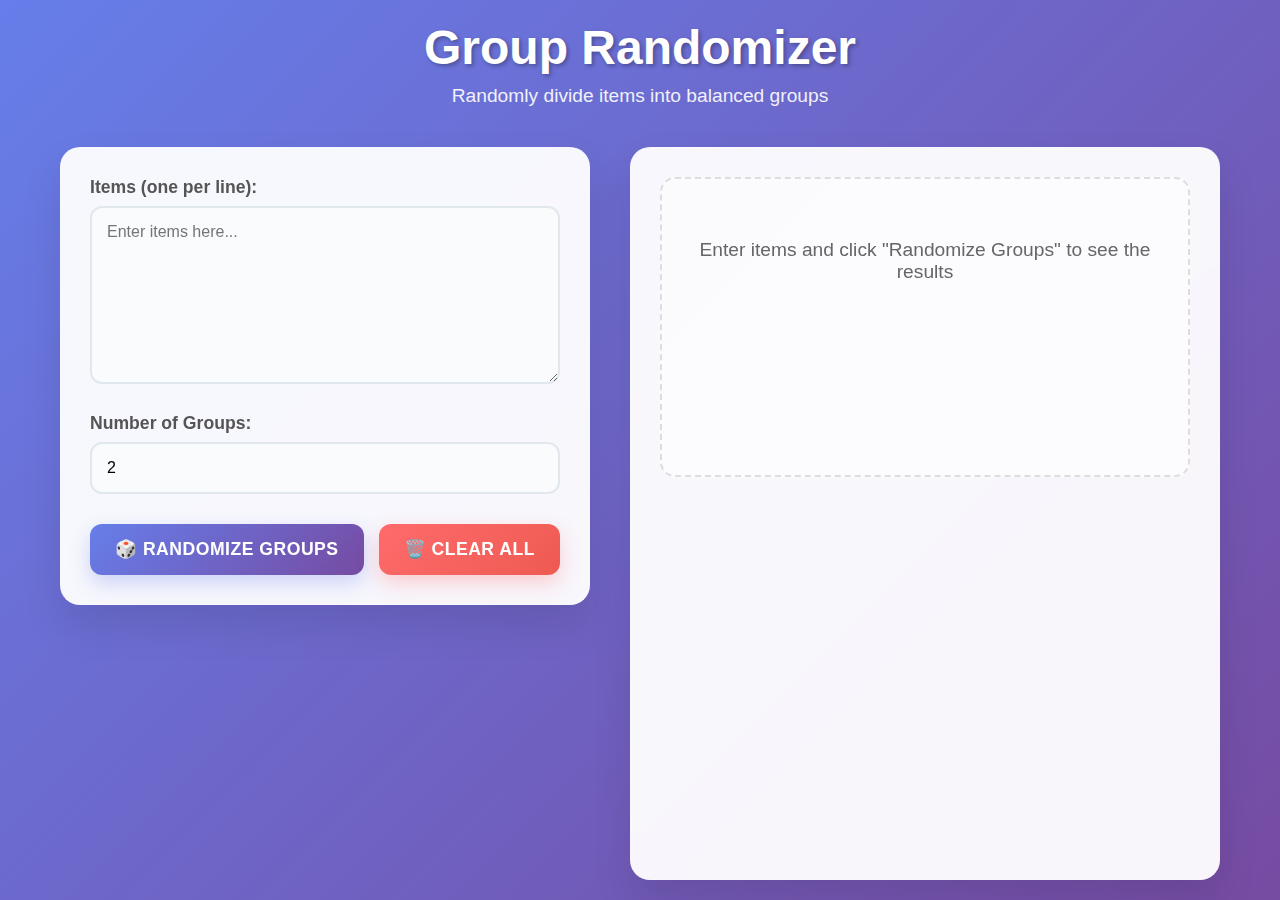
<file: group-randomizer/index.html>
<!DOCTYPE html>
<html lang="en">
<head>
    <meta charset="UTF-8">
    <meta name="viewport" content="width=device-width, initial-scale=1.0">
    <title>Group Randomizer</title>
    <link rel="stylesheet" href="styles.css">
</head>
<body>
    <div class="container">
        <header>
            <h1 data-i18n="appTitle">Group Randomizer</h1>
            <p data-i18n="appDescription">Randomly divide items into balanced groups</p>
        </header>

        <div class="main-content">
            <div class="input-section">
                <div class="input-group">
                    <label for="items-input" data-i18n="itemsLabel">Items (one per line):</label>
                    <textarea
                        id="items-input"
                        placeholder="Enter items here..."
                        data-i18n-placeholder="itemsPlaceholder"
                        rows="8"
                    ></textarea>
                </div>

                <div class="input-group">
                    <label for="groups-input" data-i18n="groupsLabel">Number of Groups:</label>
                    <input
                        type="number"
                        id="groups-input"
                        min="2"
                        value="2"
                        placeholder="2"
                    >
                </div>

                <div class="controls">
                    <button id="randomize-btn" class="primary-btn" data-i18n="randomizeBtn">
                        🎲 Randomize Groups
                    </button>
                    <button id="clear-btn" class="secondary-btn" data-i18n="clearBtn">
                        🗑️ Clear All
                    </button>
                </div>
            </div>

            <div class="result-section">
                <div id="groups-container" class="groups-container">
                    <div class="placeholder" data-i18n="placeholder">
                        Enter items and click "Randomize Groups" to see the results
                    </div>
                </div>
            </div>
        </div>
    </div>

    <div id="confetti-container"></div>
    <script src="app.js"></script>
</body>
</html>
</file>
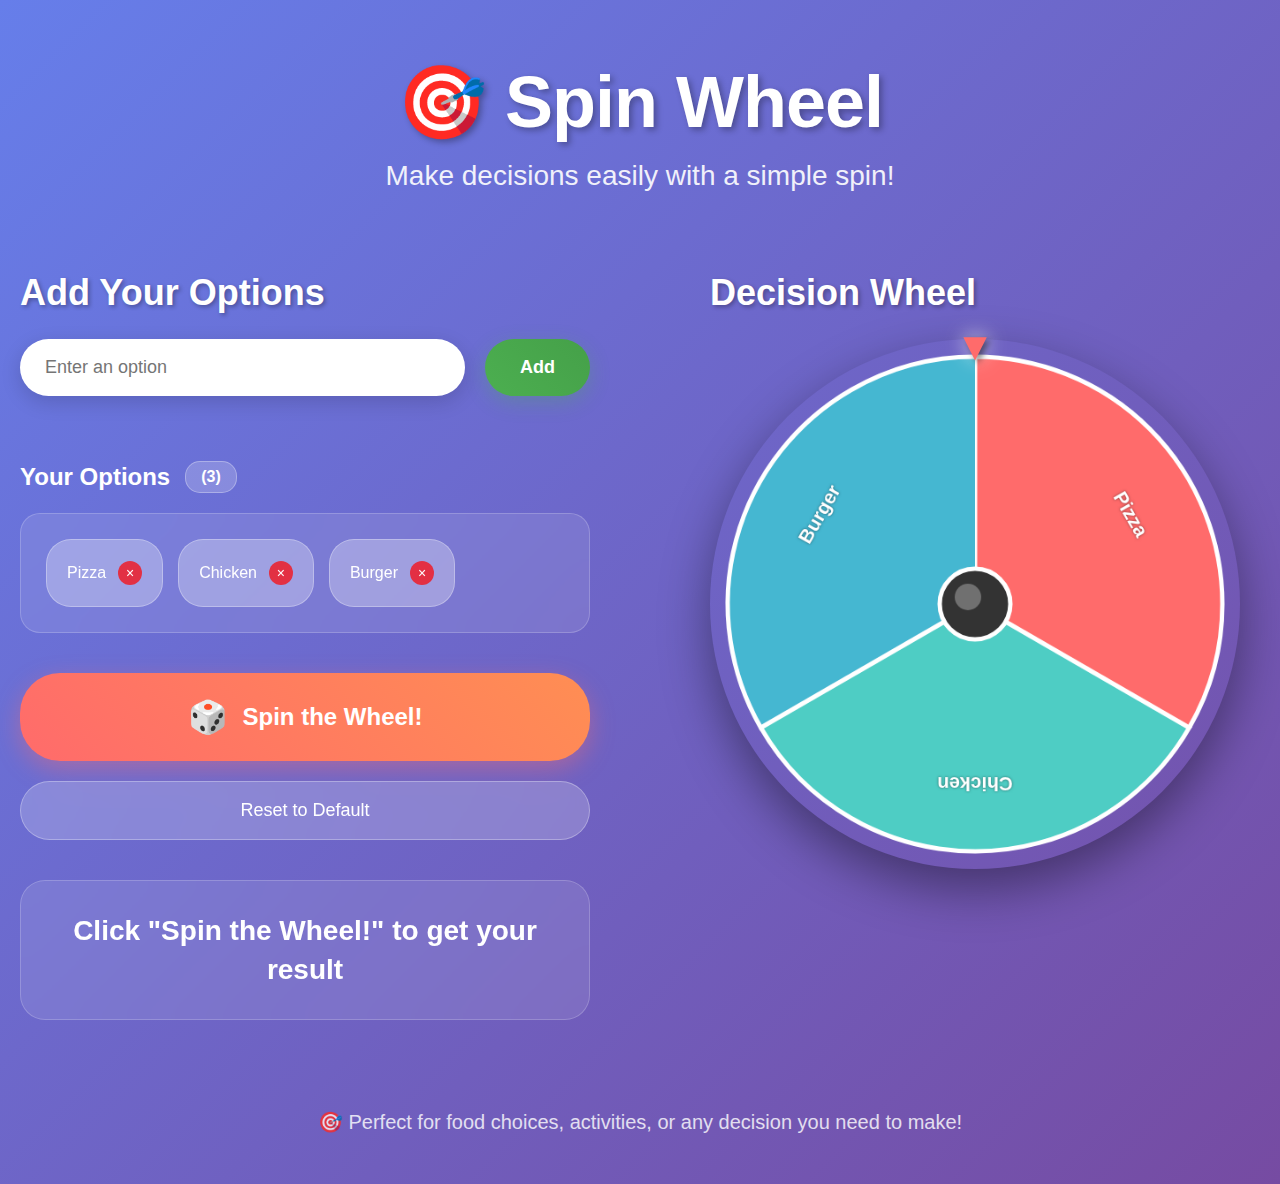
<file: spin-wheel-app/index.html>
<!DOCTYPE html>
<html lang="en">
<head>
    <meta charset="UTF-8">
    <meta name="viewport" content="width=device-width, initial-scale=1.0">
    <title data-i18n="appName">Spin Wheel - Decision Maker</title>
    <link rel="icon" type="image/png+xml" href="icon.png">
    <link rel="stylesheet" href="styles.css">
</head>
<body>
<div class="container">
    <header class="header">
        <h1>🎯 <span data-i18n="mainTitle">Spin Wheel</span></h1>
        <p class="subtitle" data-i18n="subtitle">Make decisions easily with a simple spin!</p>
    </header>

    <main class="main-content">
        <div class="left-panel">
            <div class="input-section">
                <h2 data-i18n="addOptions">Add Your Options</h2>
                <div class="input-group">
                    <input type="text" id="itemInput" data-i18n-placeholder="placeholder" placeholder="Enter an option" maxlength="30">
                    <button id="addBtn" class="add-btn" data-i18n="addButton">Add</button>
                </div>
            </div>

            <div class="items-section">
                <h3><span data-i18n="yourOptions">Your Options</span> <span id="itemCount">(3)</span></h3>
                <div class="items-list" id="itemsList">
                    <!-- 항목들이 동적으로 추가됩니다 -->
                </div>
            </div>

            <div class="controls-section">
                <button id="spinBtn" class="spin-btn">
                    <span class="btn-icon">🎲</span>
                    <span class="btn-text" data-i18n="spinButton">Spin the Wheel!</span>
                </button>
                <button id="resetBtn" class="reset-btn" data-i18n="resetButton">Reset to Default</button>
            </div>

            <div class="result-section">
                <div class="result" id="result" data-i18n="resultPlaceholder">Click "Spin the Wheel!" to get your result</div>
            </div>
        </div>

        <div class="right-panel">
            <div class="wheel-section">
                <h2 data-i18n="decisionWheel">Decision Wheel</h2>
                <div class="wheel-container">
                    <canvas id="wheelCanvas" width="500" height="500"></canvas>
                    <div class="wheel-pointer">▼</div>
                </div>
            </div>
        </div>
    </main>

    <footer class="footer">
        <p>🎯 <span data-i18n="footerText">Perfect for food choices, activities, or any decision you need to make!</span></p>
    </footer>
</div>

<script src="app.js"></script>
</body>
</html>
</file>
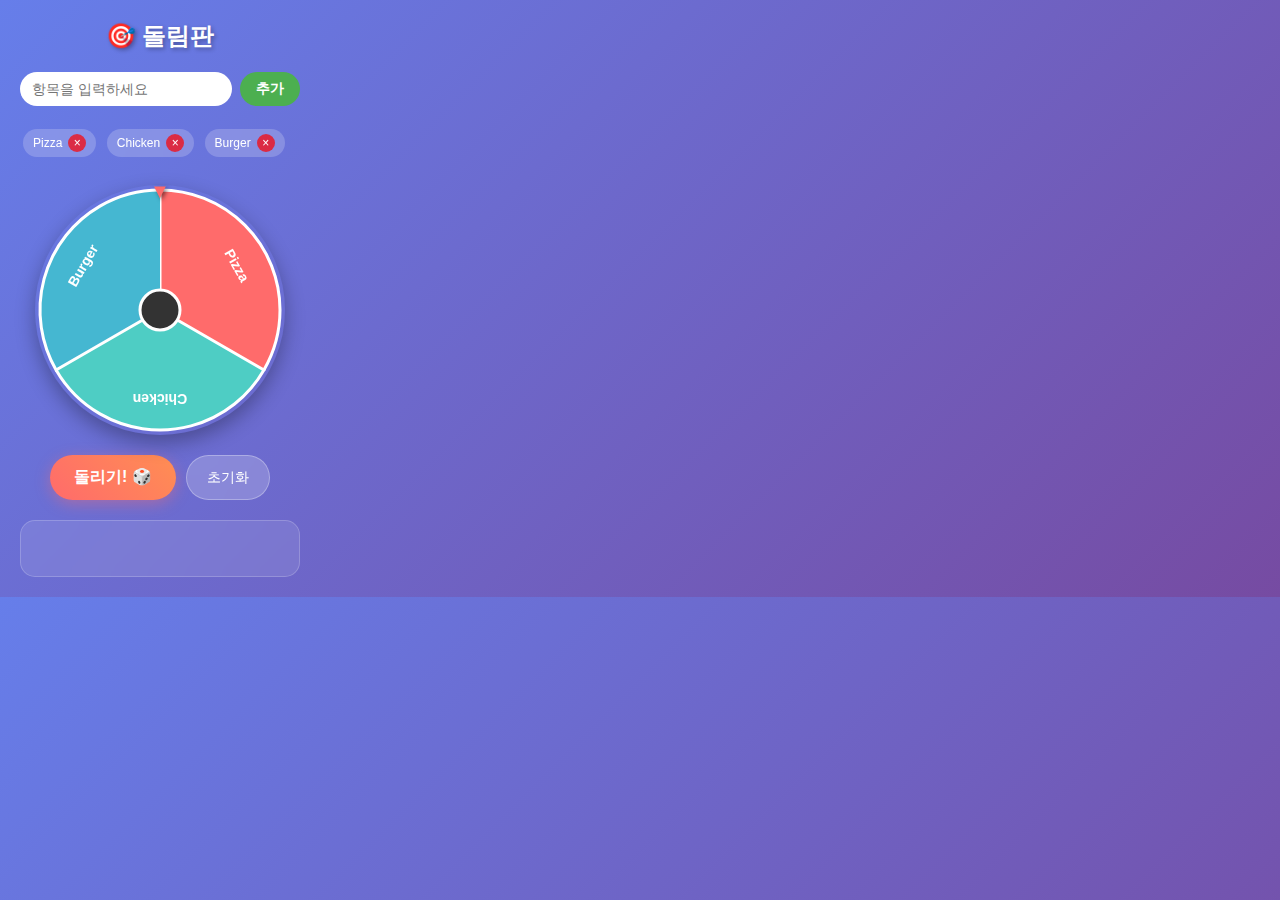
<file: spinning-wheel/popup.html>
<!DOCTYPE html>
<html lang="ko">
<head>
    <meta charset="UTF-8">
    <meta name="viewport" content="width=device-width, initial-scale=1.0">
    <title>돌림판</title>
    <link rel="stylesheet" href="popup.css">
</head>
<body>
<div class="container">
    <h1>🎯 돌림판</h1>

    <!-- 항목 입력 섹션 -->
    <div class="input-section">
        <input type="text" id="itemInput" placeholder="항목을 입력하세요" maxlength="20">
        <button id="addBtn">추가</button>
    </div>

    <!-- 항목 목록 -->
    <div class="items-list" id="itemsList">
        <div class="item-chip">
            <span>피자</span>
            <button class="remove-btn" data-item="피자">×</button>
        </div>
        <div class="item-chip">
            <span>치킨</span>
            <button class="remove-btn" data-item="치킨">×</button>
        </div>
        <div class="item-chip">
            <span>햄버거</span>
            <button class="remove-btn" data-item="햄버거">×</button>
        </div>
    </div>

    <!-- 돌림판 -->
    <div class="wheel-container">
        <canvas id="wheelCanvas" width="250" height="250"></canvas>
        <div class="wheel-pointer">▼</div>
    </div>

    <!-- 컨트롤 버튼들 -->
    <div class="controls">
        <button id="spinBtn" class="spin-btn">돌리기! 🎲</button>
        <button id="resetBtn" class="reset-btn">초기화</button>
    </div>

    <!-- 결과 표시 -->
    <div class="result" id="result"></div>
</div>

<script src="popup.js"></script>
</body>
</html>
</file>
<file: group-randomizer/styles.css>
* {
    margin: 0;
    padding: 0;
    box-sizing: border-box;
}

body {
    font-family: 'Segoe UI', Tahoma, Geneva, Verdana, sans-serif;
    background: linear-gradient(135deg, #667eea 0%, #764ba2 100%);
    min-height: 100vh;
    color: #333;
    overflow-x: hidden;
}

.container {
    max-width: 1200px;
    margin: 0 auto;
    padding: 20px;
    min-height: 100vh;
    display: flex;
    flex-direction: column;
}

header {
    text-align: center;
    margin-bottom: 40px;
    color: white;
}

header h1 {
    font-size: 3rem;
    margin-bottom: 10px;
    text-shadow: 2px 2px 4px rgba(0,0,0,0.3);
    animation: fadeInDown 1s ease-out;
}

header p {
    font-size: 1.2rem;
    opacity: 0.9;
    animation: fadeInUp 1s ease-out 0.2s both;
}

.main-content {
    display: grid;
    grid-template-columns: 1fr 2fr;
    gap: 40px;
    flex: 1;
}

.input-section {
    background: rgba(255, 255, 255, 0.95);
    border-radius: 20px;
    padding: 30px;
    box-shadow: 0 20px 40px rgba(0,0,0,0.1);
    backdrop-filter: blur(10px);
    height: fit-content;
    animation: slideInLeft 0.8s ease-out;
}

.result-section {
    background: rgba(255, 255, 255, 0.95);
    border-radius: 20px;
    padding: 30px;
    box-shadow: 0 20px 40px rgba(0,0,0,0.1);
    backdrop-filter: blur(10px);
    animation: slideInRight 0.8s ease-out;
    min-height: 400px;
}

.input-group {
    margin-bottom: 25px;
}

.input-group label {
    display: block;
    margin-bottom: 8px;
    font-weight: 600;
    color: #555;
    font-size: 1.1rem;
}

#items-input {
    width: 100%;
    min-height: 120px;
    max-height: 300px;
    padding: 15px;
    border: 2px solid #e1e8ed;
    border-radius: 12px;
    font-size: 16px;
    font-family: inherit;
    resize: vertical;
    transition: all 0.3s ease;
    background: #fafbfc;
}

#items-input:focus {
    outline: none;
    border-color: #667eea;
    box-shadow: 0 0 0 3px rgba(102, 126, 234, 0.1);
    transform: translateY(-2px);
}

#groups-input {
    width: 100%;
    padding: 15px;
    border: 2px solid #e1e8ed;
    border-radius: 12px;
    font-size: 16px;
    font-family: inherit;
    transition: all 0.3s ease;
    background: #fafbfc;
}

#groups-input:focus {
    outline: none;
    border-color: #667eea;
    box-shadow: 0 0 0 3px rgba(102, 126, 234, 0.1);
    transform: translateY(-2px);
}

.controls {
    display: flex;
    gap: 15px;
    margin-top: 30px;
}

.primary-btn, .secondary-btn {
    flex: 1;
    padding: 15px 25px;
    border: none;
    border-radius: 12px;
    font-size: 1.1rem;
    font-weight: 600;
    cursor: pointer;
    transition: all 0.3s ease;
    text-transform: uppercase;
    letter-spacing: 0.5px;
    white-space: nowrap;
}

.primary-btn {
    background: linear-gradient(135deg, #667eea 0%, #764ba2 100%);
    color: white;
    box-shadow: 0 8px 20px rgba(102, 126, 234, 0.3);
}

.primary-btn:hover {
    transform: translateY(-3px);
    box-shadow: 0 12px 25px rgba(102, 126, 234, 0.4);
}

.primary-btn:active {
    transform: translateY(-1px);
}

.primary-btn:disabled {
    opacity: 0.7;
    transform: none;
    cursor: not-allowed;
}

.secondary-btn {
    background: linear-gradient(135deg, #ff6b6b 0%, #ee5a52 100%);
    color: white;
    box-shadow: 0 8px 20px rgba(255, 107, 107, 0.3);
}

.secondary-btn:hover {
    transform: translateY(-3px);
    box-shadow: 0 12px 25px rgba(255, 107, 107, 0.4);
}

.groups-container {
    display: grid;
    grid-template-columns: repeat(auto-fit, minmax(300px, 1fr));
    gap: 20px;
    min-height: 300px;
}

.group {
    background: white;
    border-radius: 15px;
    padding: 20px;
    box-shadow: 0 10px 30px rgba(0,0,0,0.1);
    border-left: 5px solid var(--group-color);
    opacity: 0;
    transform: translateY(30px);
    transition: all 0.3s ease;
}

.group.animate-in {
    animation: groupSlideIn 0.6s ease-out forwards;
}

.group:hover {
    transform: translateY(-5px);
    box-shadow: 0 15px 40px rgba(0,0,0,0.15);
}

.group-header {
    display: flex;
    justify-content: space-between;
    align-items: center;
    margin-bottom: 15px;
    padding-bottom: 10px;
    border-bottom: 2px solid #f0f0f0;
}

.group-header h3 {
    color: var(--group-color);
    font-size: 1.3rem;
    font-weight: 700;
}

.group-count {
    background: var(--group-color);
    color: white;
    padding: 5px 12px;
    border-radius: 20px;
    font-size: 0.9rem;
    font-weight: 600;
}

.group-items {
    list-style: none;
}

.group-items li {
    padding: 8px 12px;
    margin: 5px 0;
    background: #f8f9fa;
    border-radius: 8px;
    border-left: 3px solid var(--group-color);
    opacity: 0;
    animation: itemSlideIn 0.5s ease-out forwards;
    transition: all 0.3s ease;
}

.group-items li:hover {
    background: #e9ecef;
    transform: translateX(5px);
}

.placeholder {
    grid-column: 1 / -1;
    text-align: center;
    padding: 60px 20px;
    color: #666;
    font-size: 1.2rem;
    background: rgba(255,255,255,0.5);
    border-radius: 15px;
    border: 2px dashed #ddd;
}

.error-message {
    grid-column: 1 / -1;
    text-align: center;
    padding: 40px 20px;
    background: linear-gradient(135deg, #ff6b6b 0%, #ee5a52 100%);
    color: white;
    border-radius: 15px;
    box-shadow: 0 10px 30px rgba(255, 107, 107, 0.3);
}

.error-icon {
    font-size: 2rem;
    margin-bottom: 10px;
    display: block;
}

.duplicate-list {
    list-style: none;
    margin: 15px 0;
    padding: 0;
    text-align: left;
}

.duplicate-list li {
    background: rgba(255, 255, 255, 0.2);
    padding: 8px 15px;
    margin: 5px 0;
    border-radius: 8px;
    border-left: 3px solid rgba(255, 255, 255, 0.5);
}

.error-note {
    margin-top: 15px;
    font-size: 0.9rem;
    opacity: 0.9;
}

.summary {
    grid-column: 1 / -1;
    background: linear-gradient(135deg, #4ECDC4 0%, #44A08D 100%);
    color: white;
    padding: 20px;
    border-radius: 15px;
    text-align: center;
    margin-top: 20px;
    box-shadow: 0 10px 30px rgba(78, 205, 196, 0.3);
}

.summary h3 {
    margin-bottom: 10px;
    font-size: 1.3rem;
}

#confetti-container {
    position: fixed;
    top: 0;
    left: 0;
    width: 100%;
    height: 100%;
    pointer-events: none;
    z-index: 1000;
}

.confetti {
    position: absolute;
    width: 10px;
    height: 10px;
    background: #ff6b6b;
    animation: confettiFall linear infinite;
}

@keyframes confettiFall {
    0% {
        transform: translateY(-100vh) rotate(0deg);
        opacity: 1;
    }
    100% {
        transform: translateY(100vh) rotate(720deg);
        opacity: 0;
    }
}

@keyframes fadeInDown {
    from {
        opacity: 0;
        transform: translateY(-30px);
    }
    to {
        opacity: 1;
        transform: translateY(0);
    }
}

@keyframes fadeInUp {
    from {
        opacity: 0;
        transform: translateY(30px);
    }
    to {
        opacity: 1;
        transform: translateY(0);
    }
}

@keyframes slideInLeft {
    from {
        opacity: 0;
        transform: translateX(-50px);
    }
    to {
        opacity: 1;
        transform: translateX(0);
    }
}

@keyframes slideInRight {
    from {
        opacity: 0;
        transform: translateX(50px);
    }
    to {
        opacity: 1;
        transform: translateX(0);
    }
}

@keyframes groupSlideIn {
    from {
        opacity: 0;
        transform: translateY(30px) scale(0.9);
    }
    to {
        opacity: 1;
        transform: translateY(0) scale(1);
    }
}

@keyframes itemSlideIn {
    from {
        opacity: 0;
        transform: translateX(-20px);
    }
    to {
        opacity: 1;
        transform: translateX(0);
    }
}

@media (max-width: 768px) {
    .main-content {
        grid-template-columns: 1fr;
        gap: 20px;
    }

    header h1 {
        font-size: 2rem;
    }

    .input-section, .result-section {
        padding: 20px;
    }

    .controls {
        flex-direction: column;
    }

    .groups-container {
        grid-template-columns: 1fr;
    }
}

@media (max-width: 480px) {
    .container {
        padding: 10px;
    }

    header h1 {
        font-size: 1.5rem;
    }

    header p {
        font-size: 1rem;
    }

    .input-section, .result-section {
        padding: 15px;
        border-radius: 15px;
    }
}
</file>
<file: spin-wheel-app/styles.css>
* {
    margin: 0;
    padding: 0;
    box-sizing: border-box;
}

body {
    font-family: 'Segoe UI', Tahoma, Geneva, Verdana, sans-serif;
    background: linear-gradient(135deg, #667eea 0%, #764ba2 100%);
    min-height: 100vh;
    color: white;
    overflow-x: hidden;
}

.container {
    width: 100vw;
    min-height: 100vh;
    padding: 20px;
    display: flex;
    flex-direction: column;
}

.header {
    text-align: center;
    margin-bottom: 40px;
    padding: 40px 0;
}

.header h1 {
    font-size: clamp(48px, 8vw, 72px);
    font-weight: bold;
    margin-bottom: 15px;
    text-shadow: 3px 3px 6px rgba(0,0,0,0.3);
    letter-spacing: -1px;
}

.subtitle {
    font-size: clamp(18px, 3vw, 28px);
    opacity: 0.9;
    font-weight: 300;
    max-width: 800px;
    margin: 0 auto;
}

.main-content {
    display: grid;
    grid-template-columns: 1fr 1fr;
    gap: clamp(40px, 8vw, 100px);
    flex: 1;
    align-items: start;
    max-width: 1600px;
    margin: 0 auto;
    width: 100%;
}

.left-panel {
    display: flex;
    flex-direction: column;
    gap: 40px;
    min-height: 70vh;
}

.right-panel {
    display: flex;
    justify-content: center;
    align-items: center;
}

.input-section h2,
.wheel-section h2 {
    font-size: clamp(24px, 4vw, 36px);
    margin-bottom: 25px;
    text-shadow: 2px 2px 4px rgba(0,0,0,0.3);
}

.input-group {
    display: flex;
    gap: 20px;
    margin-bottom: 25px;
}

#itemInput {
    flex: 1;
    padding: 18px 25px;
    border: none;
    border-radius: 35px;
    font-size: clamp(14px, 2vw, 18px);
    outline: none;
    background: white;
    color: #333;
    box-shadow: 0 6px 20px rgba(0,0,0,0.15);
    transition: all 0.3s;
}

#itemInput:focus {
    transform: translateY(-2px);
    box-shadow: 0 8px 25px rgba(0,0,0,0.2);
}

.add-btn {
    padding: 18px 35px;
    background: linear-gradient(45deg, #4CAF50, #45a049);
    color: white;
    border: none;
    border-radius: 35px;
    cursor: pointer;
    font-size: clamp(14px, 2vw, 18px);
    font-weight: bold;
    transition: all 0.3s;
    box-shadow: 0 6px 20px rgba(76, 175, 80, 0.3);
    white-space: nowrap;
}

.add-btn:hover {
    transform: translateY(-3px);
    box-shadow: 0 8px 25px rgba(76, 175, 80, 0.4);
}

.items-section h3 {
    font-size: clamp(18px, 3vw, 24px);
    margin-bottom: 20px;
    display: flex;
    align-items: center;
    gap: 15px;
    flex-wrap: wrap;
}

#itemCount {
    background: rgba(255, 255, 255, 0.2);
    padding: 6px 15px;
    border-radius: 15px;
    font-size: clamp(12px, 2vw, 16px);
    border: 1px solid rgba(255, 255, 255, 0.3);
}

.items-list {
    display: flex;
    flex-wrap: wrap;
    gap: 15px;
    min-height: 120px;
    padding: 25px;
    background: rgba(255, 255, 255, 0.1);
    border-radius: 20px;
    backdrop-filter: blur(15px);
    border: 1px solid rgba(255, 255, 255, 0.2);
}

.item-chip {
    display: inline-flex;
    align-items: center;
    background: rgba(255, 255, 255, 0.2);
    border-radius: 25px;
    padding: 12px 20px;
    font-size: clamp(12px, 2vw, 16px);
    backdrop-filter: blur(10px);
    border: 1px solid rgba(255, 255, 255, 0.3);
    transition: all 0.3s;
    cursor: default;
}

.item-chip:hover {
    background: rgba(255, 255, 255, 0.3);
    transform: translateY(-2px);
}

.remove-btn {
    background: rgba(255, 0, 0, 0.7);
    color: white;
    border: none;
    border-radius: 50%;
    width: 24px;
    height: 24px;
    margin-left: 12px;
    cursor: pointer;
    font-size: 14px;
    line-height: 1;
    display: flex;
    align-items: center;
    justify-content: center;
    transition: all 0.3s;
}

.remove-btn:hover {
    background: rgba(255, 0, 0, 0.9);
    transform: scale(1.2);
}

.controls-section {
    display: flex;
    flex-direction: column;
    gap: 20px;
}

.spin-btn {
    padding: 25px 50px;
    background: linear-gradient(45deg, #FF6B6B, #FF8E53);
    color: white;
    border: none;
    border-radius: 40px;
    cursor: pointer;
    font-size: clamp(16px, 3vw, 24px);
    font-weight: bold;
    box-shadow: 0 8px 25px rgba(255, 107, 107, 0.4);
    transition: all 0.3s;
    display: flex;
    align-items: center;
    justify-content: center;
    gap: 15px;
}

.spin-btn:hover {
    transform: translateY(-4px);
    box-shadow: 0 12px 35px rgba(255, 107, 107, 0.6);
}

.spin-btn:disabled {
    background: #ccc;
    cursor: not-allowed;
    transform: none;
    box-shadow: none;
}

.btn-icon {
    font-size: clamp(20px, 4vw, 32px);
}

.reset-btn {
    padding: 18px 35px;
    background: rgba(255, 255, 255, 0.2);
    color: white;
    border: 1px solid rgba(255, 255, 255, 0.3);
    border-radius: 35px;
    cursor: pointer;
    font-size: clamp(14px, 2vw, 18px);
    backdrop-filter: blur(15px);
    transition: all 0.3s;
}

.reset-btn:hover {
    background: rgba(255, 255, 255, 0.3);
    transform: translateY(-2px);
}

.wheel-container {
    position: relative;
    display: flex;
    justify-content: center;
    align-items: center;
}

#wheelCanvas {
    border-radius: 50%;
    box-shadow: 0 20px 50px rgba(0,0,0,0.4);
    transition: transform 4s cubic-bezier(0.25, 0.46, 0.45, 0.94);
    max-width: 90vw;
    max-height: 60vh;
    width: auto;
    height: auto;
}

.wheel-pointer {
    position: absolute;
    top: -15px;
    left: 50%;
    transform: translateX(-50%);
    font-size: clamp(24px, 5vw, 40px);
    color: #FF6B6B;
    text-shadow: 3px 3px 6px rgba(0,0,0,0.5);
    z-index: 10;
    filter: drop-shadow(0 0 10px rgba(255,255,255,0.8));
}

.result {
    text-align: center;
    padding: 30px;
    background: rgba(255, 255, 255, 0.1);
    border-radius: 25px;
    font-size: clamp(18px, 4vw, 28px);
    font-weight: bold;
    min-height: 100px;
    backdrop-filter: blur(15px);
    border: 1px solid rgba(255, 255, 255, 0.2);
    display: flex;
    align-items: center;
    justify-content: center;
    line-height: 1.4;
}

.result.show {
    animation: celebration 0.8s ease-in-out;
}

@keyframes celebration {
    0%, 100% {
        transform: scale(1) rotate(0deg);
    }
    25% {
        transform: scale(1.1) rotate(-2deg);
    }
    75% {
        transform: scale(1.1) rotate(2deg);
    }
}

.footer {
    text-align: center;
    margin-top: 60px;
    padding: 30px;
    opacity: 0.8;
    font-size: clamp(14px, 2.5vw, 20px);
}

.spinning {
    pointer-events: none;
}

/* 반응형 디자인 */
@media (max-width: 1024px) {
    .main-content {
        grid-template-columns: 1fr;
        gap: 50px;
    }

    .right-panel {
        order: -1;
    }

    #wheelCanvas {
        width: 350px !important;
        height: 350px !important;
    }
}

@media (max-width: 768px) {
    .container {
        padding: 15px;
    }

    .input-group {
        flex-direction: column;
        gap: 15px;
    }

    #wheelCanvas {
        width: 280px !important;
        height: 280px !important;
    }

    .wheel-pointer {
        top: -10px;
    }
}

@media (max-width: 480px) {
    .header {
        padding: 20px 0;
        margin-bottom: 30px;
    }

    .left-panel {
        gap: 30px;
    }

    #wheelCanvas {
        width: 250px !important;
        height: 250px !important;
    }
}
</file>
<file: spinning-wheel/popup.css>
body {
    width: 320px;
    min-height: 500px;
    margin: 0;
    padding: 0;
    font-family: 'Segoe UI', Tahoma, Geneva, Verdana, sans-serif;
    background: linear-gradient(135deg, #667eea 0%, #764ba2 100%);
    color: white;
}

.container {
    padding: 20px;
}

h1 {
    text-align: center;
    margin: 0 0 20px 0;
    font-size: 24px;
    font-weight: bold;
    text-shadow: 2px 2px 4px rgba(0,0,0,0.3);
}

.input-section {
    display: flex;
    gap: 8px;
    margin-bottom: 15px;
}

#itemInput {
    flex: 1;
    padding: 8px 12px;
    border: none;
    border-radius: 20px;
    font-size: 14px;
    outline: none;
    background: white;
    color: #333;
}

#addBtn {
    padding: 8px 16px;
    background: #4CAF50;
    color: white;
    border: none;
    border-radius: 20px;
    cursor: pointer;
    font-size: 14px;
    font-weight: bold;
    transition: all 0.3s;
}

#addBtn:hover {
    background: #45a049;
    transform: scale(1.05);
}

.items-list {
    max-height: 100px;
    overflow-y: auto;
    margin-bottom: 20px;
    padding: 5px 0;
}

.item-chip {
    display: inline-flex;
    align-items: center;
    background: rgba(255, 255, 255, 0.2);
    border-radius: 15px;
    padding: 5px 10px;
    margin: 3px;
    font-size: 12px;
    backdrop-filter: blur(10px);
}

.remove-btn {
    background: rgba(255, 0, 0, 0.7);
    color: white;
    border: none;
    border-radius: 50%;
    width: 18px;
    height: 18px;
    margin-left: 6px;
    cursor: pointer;
    font-size: 12px;
    line-height: 1;
    display: flex;
    align-items: center;
    justify-content: center;
}

.remove-btn:hover {
    background: rgba(255, 0, 0, 0.9);
}

.wheel-container {
    position: relative;
    display: flex;
    justify-content: center;
    margin: 20px 0;
}

#wheelCanvas {
    border-radius: 50%;
    box-shadow: 0 8px 20px rgba(0,0,0,0.3);
    transition: transform 4s cubic-bezier(0.25, 0.46, 0.45, 0.94);
}

.wheel-pointer {
    position: absolute;
    top: -5px;
    left: 50%;
    transform: translateX(-50%);
    font-size: 20px;
    color: #FF6B6B;
    text-shadow: 2px 2px 4px rgba(0,0,0,0.5);
    z-index: 10;
}

.controls {
    display: flex;
    gap: 10px;
    justify-content: center;
    margin: 20px 0;
}

.spin-btn {
    padding: 12px 24px;
    background: linear-gradient(45deg, #FF6B6B, #FF8E53);
    color: white;
    border: none;
    border-radius: 25px;
    cursor: pointer;
    font-size: 16px;
    font-weight: bold;
    box-shadow: 0 4px 15px rgba(255, 107, 107, 0.4);
    transition: all 0.3s;
}

.spin-btn:hover {
    transform: translateY(-2px);
    box-shadow: 0 6px 20px rgba(255, 107, 107, 0.6);
}

.spin-btn:disabled {
    background: #ccc;
    cursor: not-allowed;
    transform: none;
    box-shadow: none;
}

.reset-btn {
    padding: 12px 20px;
    background: rgba(255, 255, 255, 0.2);
    color: white;
    border: 1px solid rgba(255, 255, 255, 0.3);
    border-radius: 25px;
    cursor: pointer;
    font-size: 14px;
    backdrop-filter: blur(10px);
    transition: all 0.3s;
}

.reset-btn:hover {
    background: rgba(255, 255, 255, 0.3);
    transform: translateY(-2px);
}

.result {
    text-align: center;
    padding: 15px;
    margin-top: 10px;
    background: rgba(255, 255, 255, 0.1);
    border-radius: 15px;
    font-size: 18px;
    font-weight: bold;
    min-height: 25px;
    backdrop-filter: blur(10px);
    border: 1px solid rgba(255, 255, 255, 0.2);
}

.result.show {
    animation: bounce 0.6s ease-in-out;
}

@keyframes bounce {
    0%, 20%, 60%, 100% {
        transform: translateY(0);
    }
    40% {
        transform: translateY(-10px);
    }
    80% {
        transform: translateY(-5px);
    }
}

.spinning {
    pointer-events: none;
}
</file>
